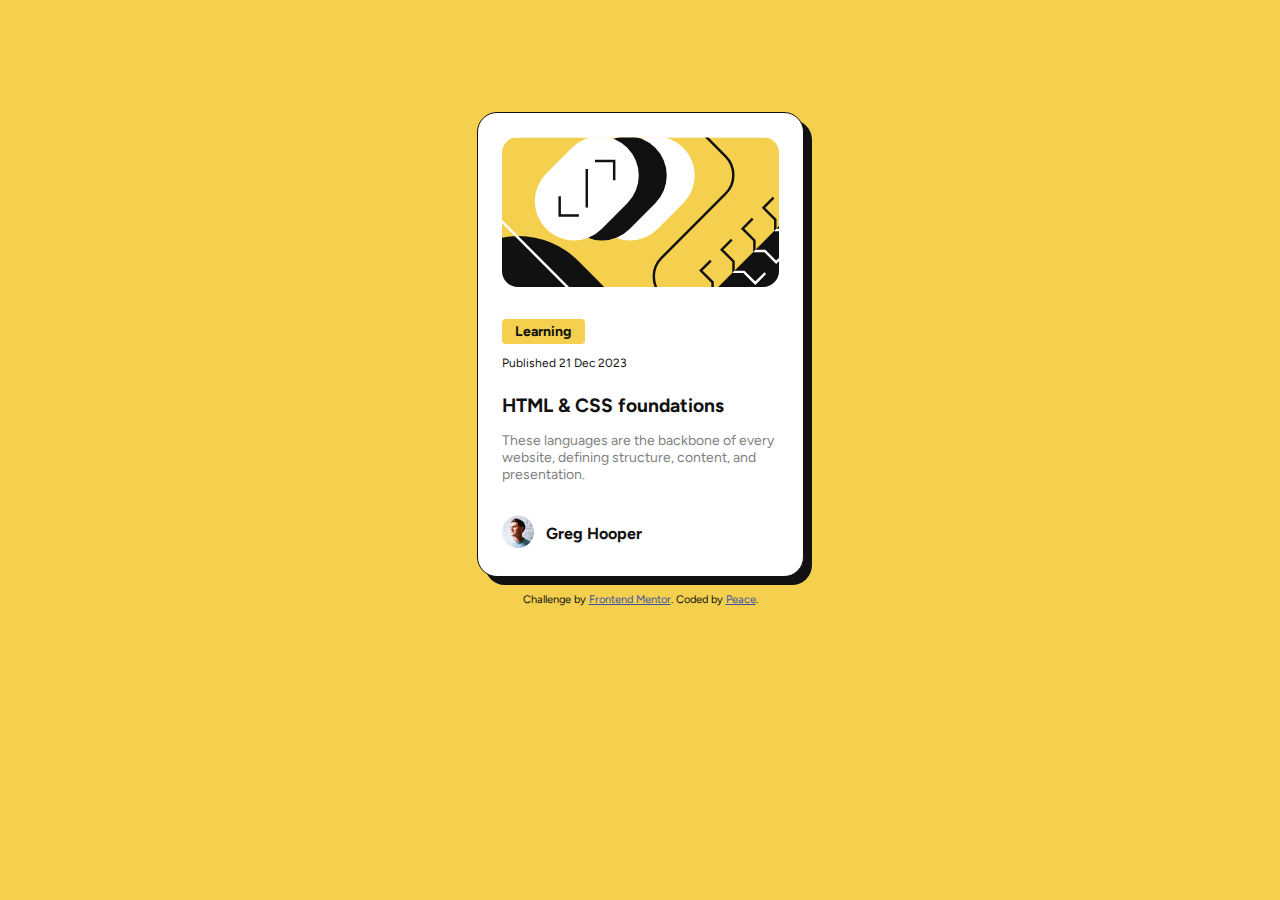
<file: blog-preview-card-main/index.html>
<!DOCTYPE html>
<html lang="en">
  <head>
    <meta charset="UTF-8" />
    <meta name="viewport" content="width=device-width, initial-scale=1.0" />
    <!-- displays site properly based on user's device -->

    <link
      rel="icon"
      type="image/png"
      sizes="32x32"
      href="./assets/images/favicon-32x32.png"
    />
    <link rel="stylesheet" href="style.css" />
    <title>Blog preview card</title>
    <link rel="preconnect" href="https://fonts.googleapis.com" />
    <link rel="preconnect" href="https://fonts.gstatic.com" crossorigin />
    <link
      href="https://fonts.googleapis.com/css2?family=Figtree:ital,wght@0,300..900;1,300..900&display=swap"
      rel="stylesheet"
    />
    <!-- Feel free to remove these styles or customise in your own stylesheet 👍 -->
    <style>
      .attribution {
        font-size: 11px;
        text-align: center;
      }
      .attribution a {
        color: hsl(228, 45%, 44%);
      }
    </style>
  </head>
  <body>
    <div class="container">
      <div class="img-container">
        <img
          src="assets/images/illustration-article.svg"
          alt="article illustration"
        />
      </div>

      <div class="content">
        <div class="tag">
          <p><strong>Learning</strong></p>
        </div>

        <p class="metadata">Published 21 Dec 2023</p>

        <h1><a href="">HTML & CSS foundations</a></h1>

        <p class="description">
          These languages are the backbone of every website, defining structure,
          content, and presentation.
        </p>
      </div>
      <div class="author">
        <div class="avatar-container">
          <img src="assets/images/image-avatar.webp" />
        </div>
        <h4>Greg Hooper</h4>
      </div>
    </div>
    <div class="attribution">
      Challenge by
      <a href="https://www.frontendmentor.io?ref=challenge" target="_blank"
        >Frontend Mentor</a
      >. Coded by <a href="#">Peace</a>.
    </div>
  </body>
</html>
</file>
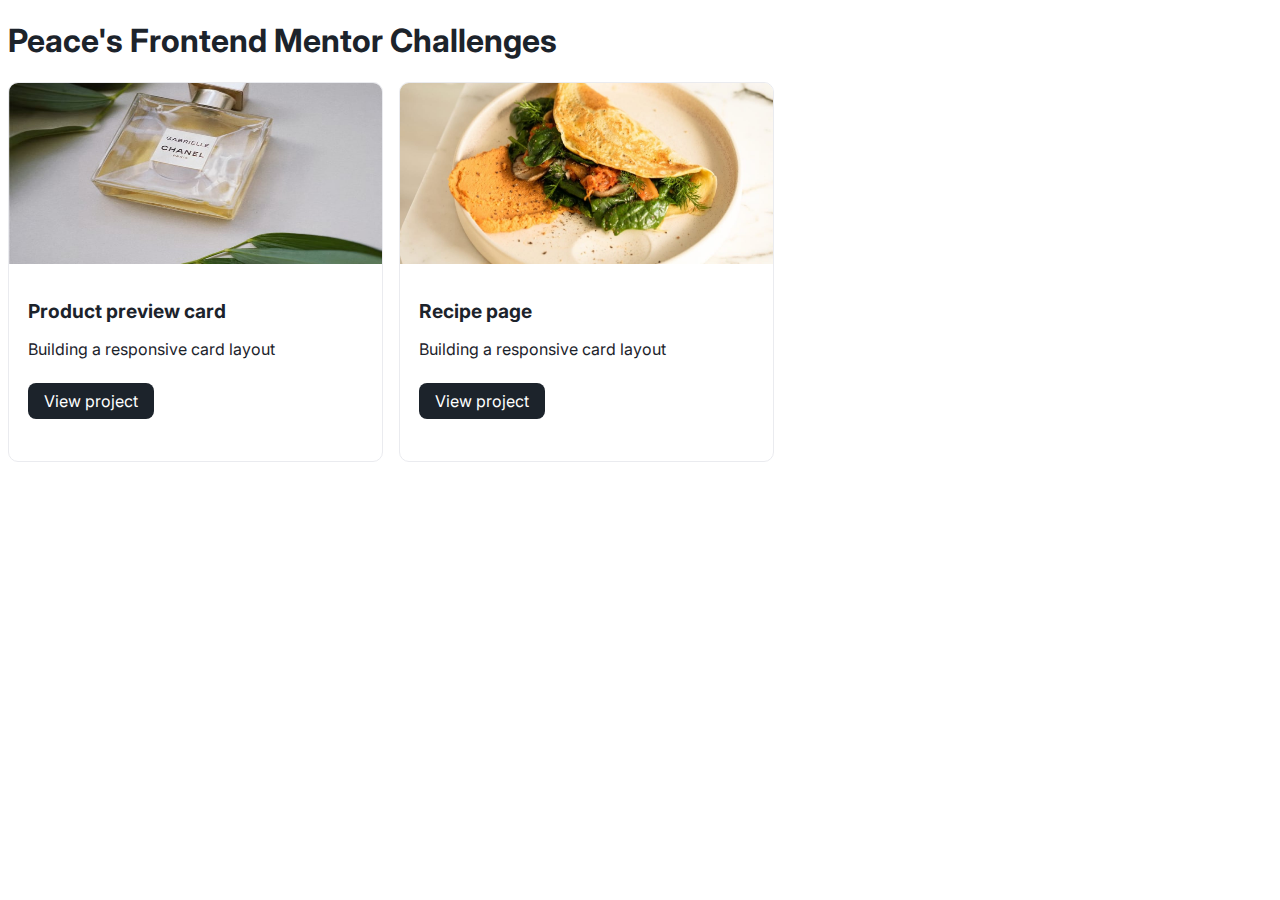
<file: docs/index.html>
<!DOCTYPE html>
<html lang="en">
  <head>
    <meta charset="UTF-8" />
    <meta name="viewport" content="width=device-width, initial-scale=1.0" />
    <link href="style.css" rel="stylesheet" />
    <link rel="preconnect" href="https://fonts.googleapis.com" />
    <link rel="preconnect" href="https://fonts.gstatic.com" crossorigin />
    <link
      href="https://fonts.googleapis.com/css2?family=Inter:wght@400;500&display=swap"
      rel="stylesheet"
    />
    <title>Peace's Frontend Mentor Challenges</title>
  </head>
  <body>
    <h1>Peace's Frontend Mentor Challenges</h1>
    <div class="content">
    <article>
      <div class="project-img">
        <img src="../Product preview card component/images/image-product-mobile.jpg">
      </div>
      <div class="description">
        <h2>Product preview card</h2>
        <p>Building a responsive card layout</p>
        <a class="button" href="../Product preview card component/index.html">View project</a>
      </div>
    </article>

    <article>
        <div class="project-img">
          <img src="../Recipe Page/assets/images/image-omelette.jpeg">
        </div>
        <div class="description">
          <h2>Recipe page</h2>
          <p>Building a responsive card layout</p>
          <a class="button" href="../Recipe Page/index.html">View project</a>
        </div>
      </article>
    </div>
  </body>
</html>
</file>
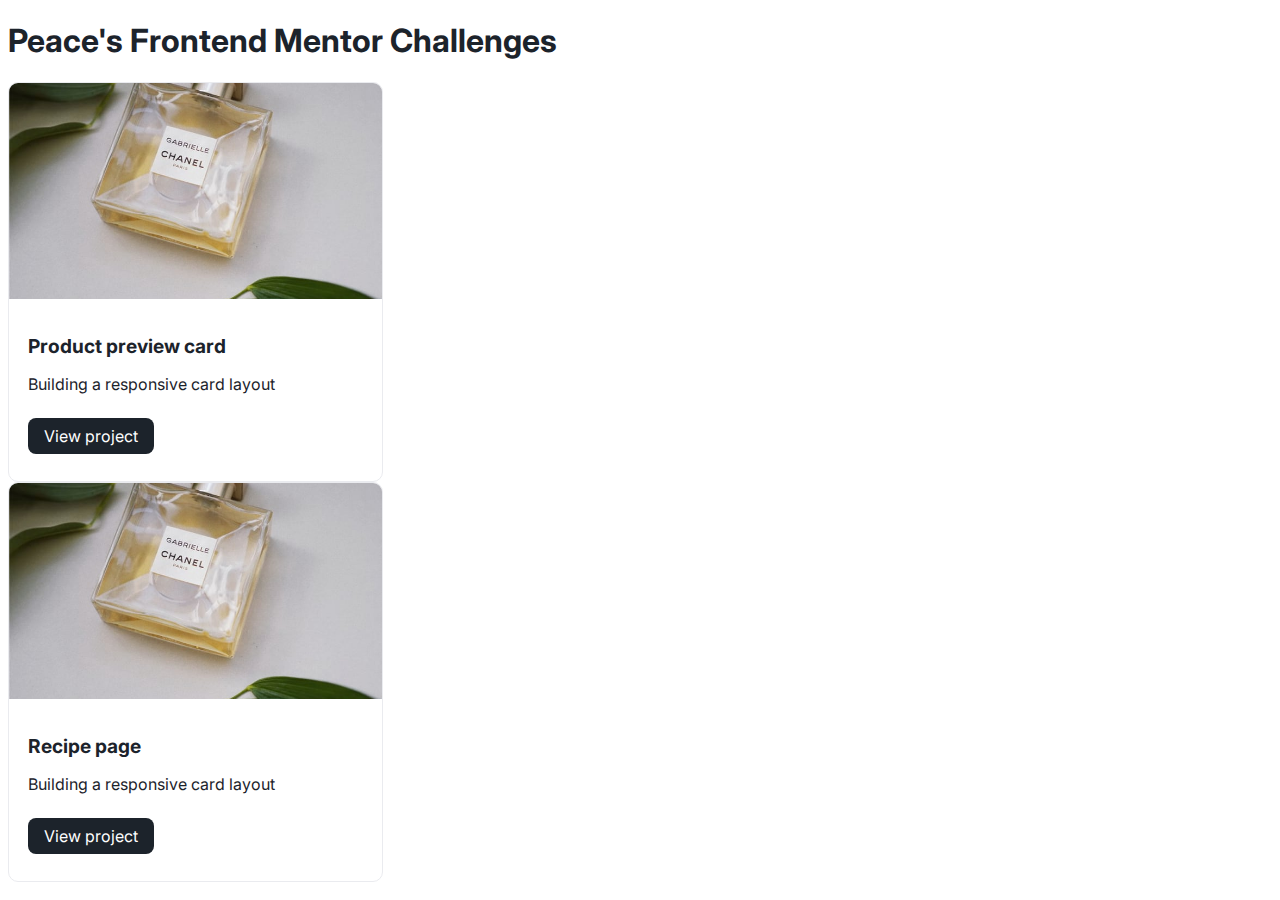
<file: Homepage-solutions/index.html>
<!DOCTYPE html>
<html lang="en">
  <head>
    <meta charset="UTF-8" />
    <meta name="viewport" content="width=device-width, initial-scale=1.0" />
    <link href="style.css" rel="stylesheet" />
    <link rel="preconnect" href="https://fonts.googleapis.com" />
    <link rel="preconnect" href="https://fonts.gstatic.com" crossorigin />
    <link
      href="https://fonts.googleapis.com/css2?family=Inter:wght@400;500&display=swap"
      rel="stylesheet"
    />
    <title>Peace's Frontend Mentor Challenges</title>
  </head>
  <body>
    <h1>Peace's Frontend Mentor Challenges</h1>
    <article>
      <div class="project-img"></div>
      <div class="description">
        <h2>Product preview card</h2>
        <p>Building a responsive card layout</p>
        <a class="button" href="Product preview card component/index.html">View project</a>
      </div>
    </article>

    <article>
        <div class="project-img"></div>
        <div class="description">
          <h2>Recipe page</h2>
          <p>Building a responsive card layout</p>
          <a class="button" href="Product preview card component/index.html">View project</a>
        </div>
      </article>

  </body>
</html>
</file>
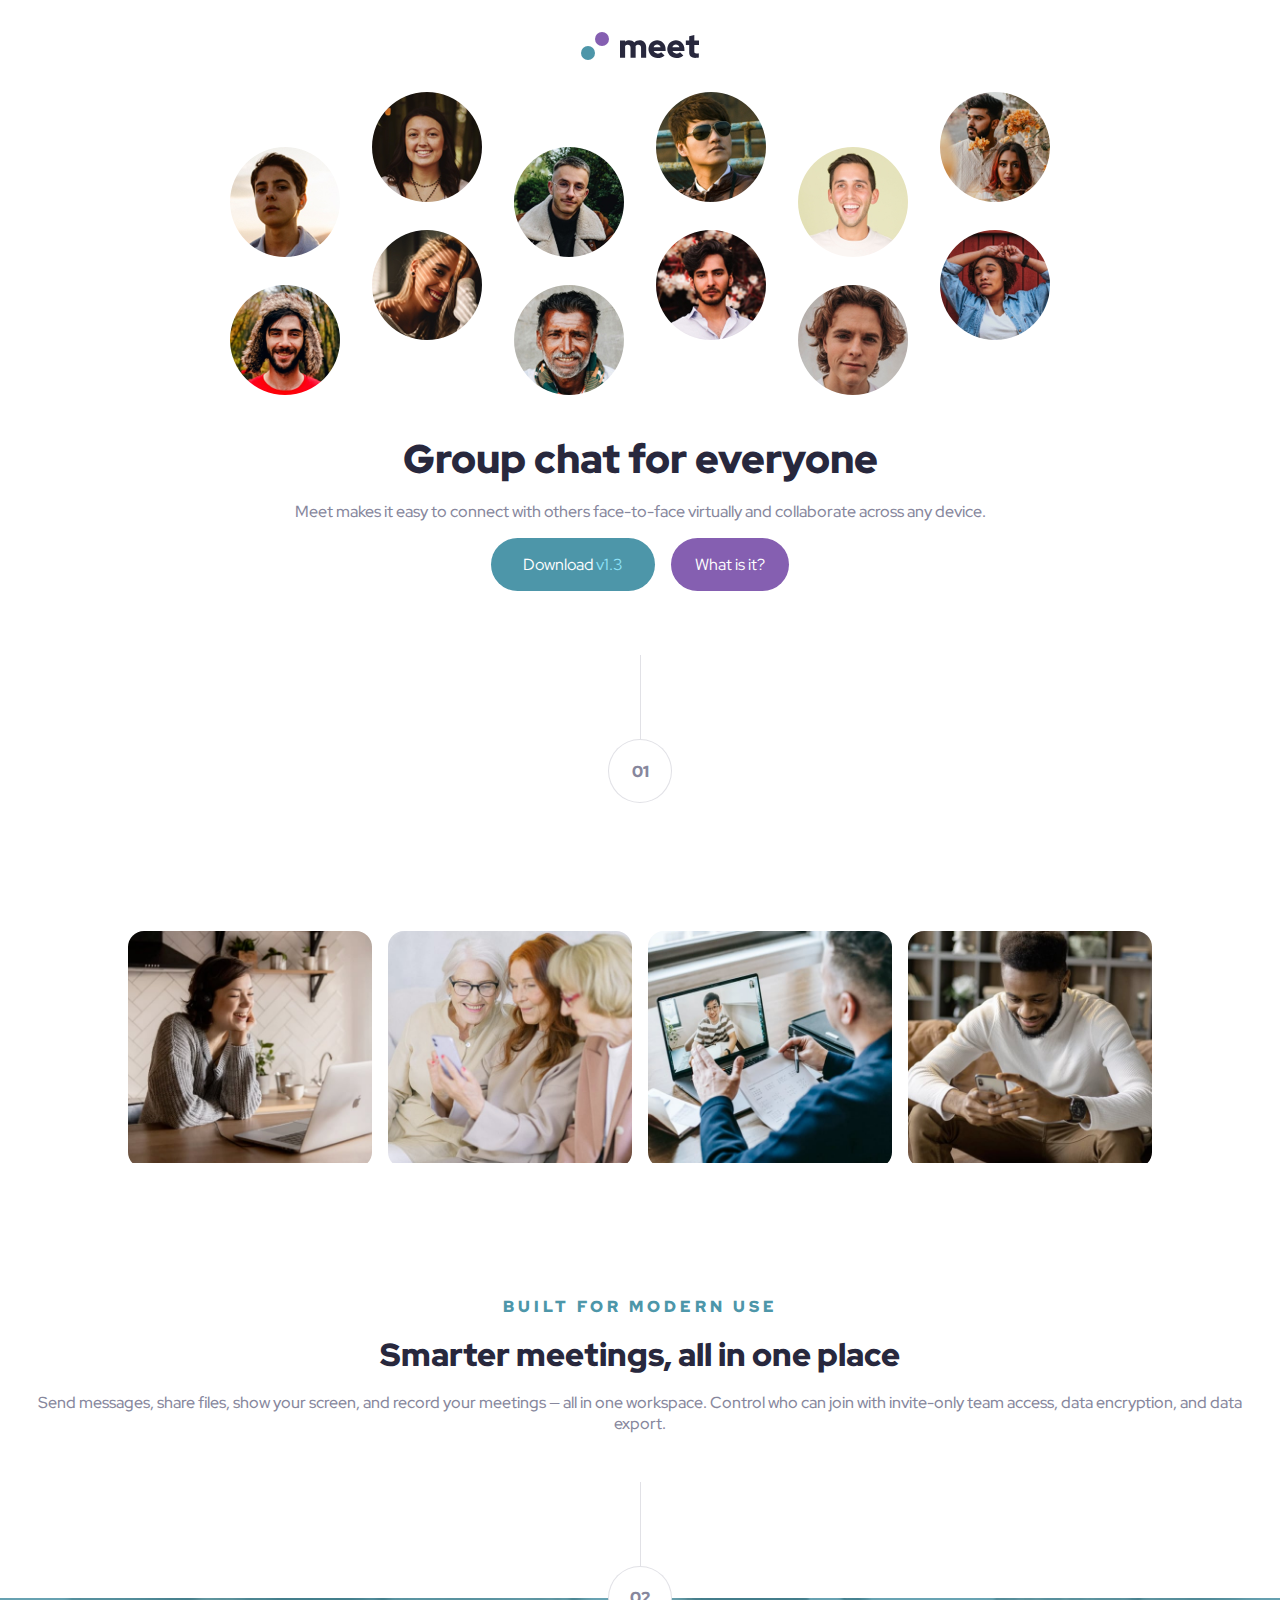
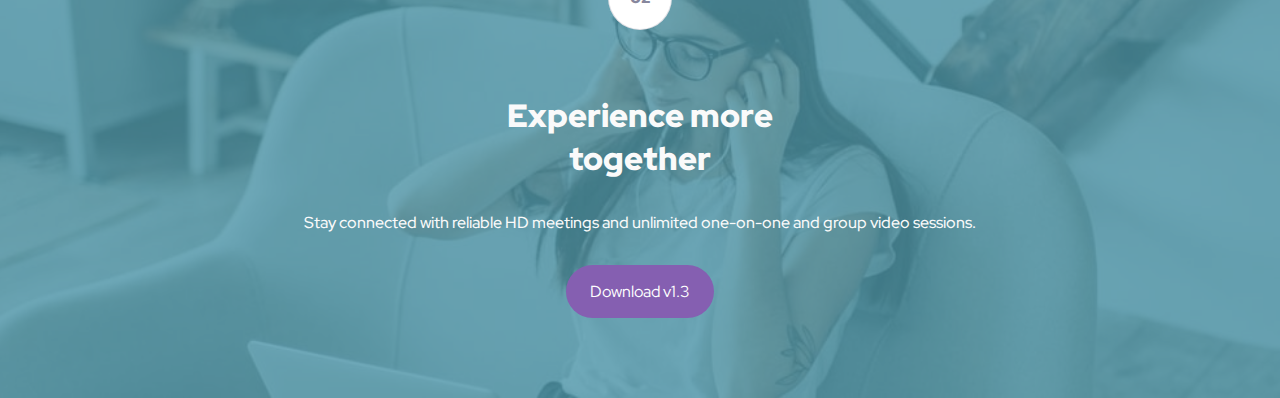
<file: Meet Landing Page/index.html>
<!DOCTYPE html>
<html lang="en">
  <head>
    <meta charset="UTF-8" />
    <meta name="viewport" content="width=device-width, initial-scale=1.0" />

    <link
      rel="icon"
      type="image/png"
      sizes="32x32"
      href="./assets/favicon-32x32.png"
    />
    <link rel="stylesheet" href="style.css" />
    <link rel="preconnect" href="https://fonts.googleapis.com" />
    <link rel="preconnect" href="https://fonts.gstatic.com" crossorigin />
    <link
      href="https://fonts.googleapis.com/css2?family=Red+Hat+Display:wght@500;900&display=swap"
      rel="stylesheet"
    />
    <title>Meet landing page</title>
  </head>
  <body>
    <section id="hero">
      <div class="logo">
        <img src="assets/logo.svg" alt="Meet logo" />
      </div>
      <div class="hero-img">
        <img src="assets/tablet/image-hero.png" alt="hero image" />
      </div>
      <h1>Group chat for everyone</h1>
      <p>
        Meet makes it easy to connect with others face-to-face virtually and
        collaborate across any device.
      </p>
      <div class="buttons-container">
        <a href="" class="button primary"
          >Download <span class="version">v1.3</span></a
        >
        <a href="" class="button secondary">What is it?</a>
      </div>
    </section>

    <section id="section-1">
      <div class="divider"></div>
      <div class="section-number"><p>01</p></div>
      <div class="images">
        <div class="image-container">
          <img
            src="assets/desktop/image-woman-in-videocall.jpg"
            alt="woman in video call"
          />
        </div>
        <div class="image-container">
          <img
            src="assets/desktop/image-women-videochatting.jpg"
            alt="women in video call"
          />
        </div>
        <div class="image-container">
          <img
            src="assets/desktop/image-men-in-meeting.jpg"
            alt="men in video call"
          />
        </div>
        <div class="image-container">
          <img src="assets/desktop/image-man-texting.jpg" alt="man texting" />
        </div>
      </div>

      <p class="overline">Built for modern use</p>

      <h2>Smarter meetings, all in one place</h2>

      <p>
        Send messages, share files, show your screen, and record your meetings —
        all in one workspace. Control who can join with invite-only team access,
        data encryption, and data export.
      </p>
    </section>

    <div class="ending">
      <div class="divison">
        <div class="divider"></div>
        <div class="section-number second"><p>02</p></div>
      </div>

      <footer>
        <div class="overlay">
          <div class="footer-content">
            <h2>Experience more<br />together</h2>
            <p>
              Stay connected with reliable HD meetings and unlimited one-on-one
              and group video sessions.
            </p>
            <a href="" class="button secondary">Download v1.3</a>
          </div>
        </div>
      </footer>
    </div>
  </body>
</html>
</file>
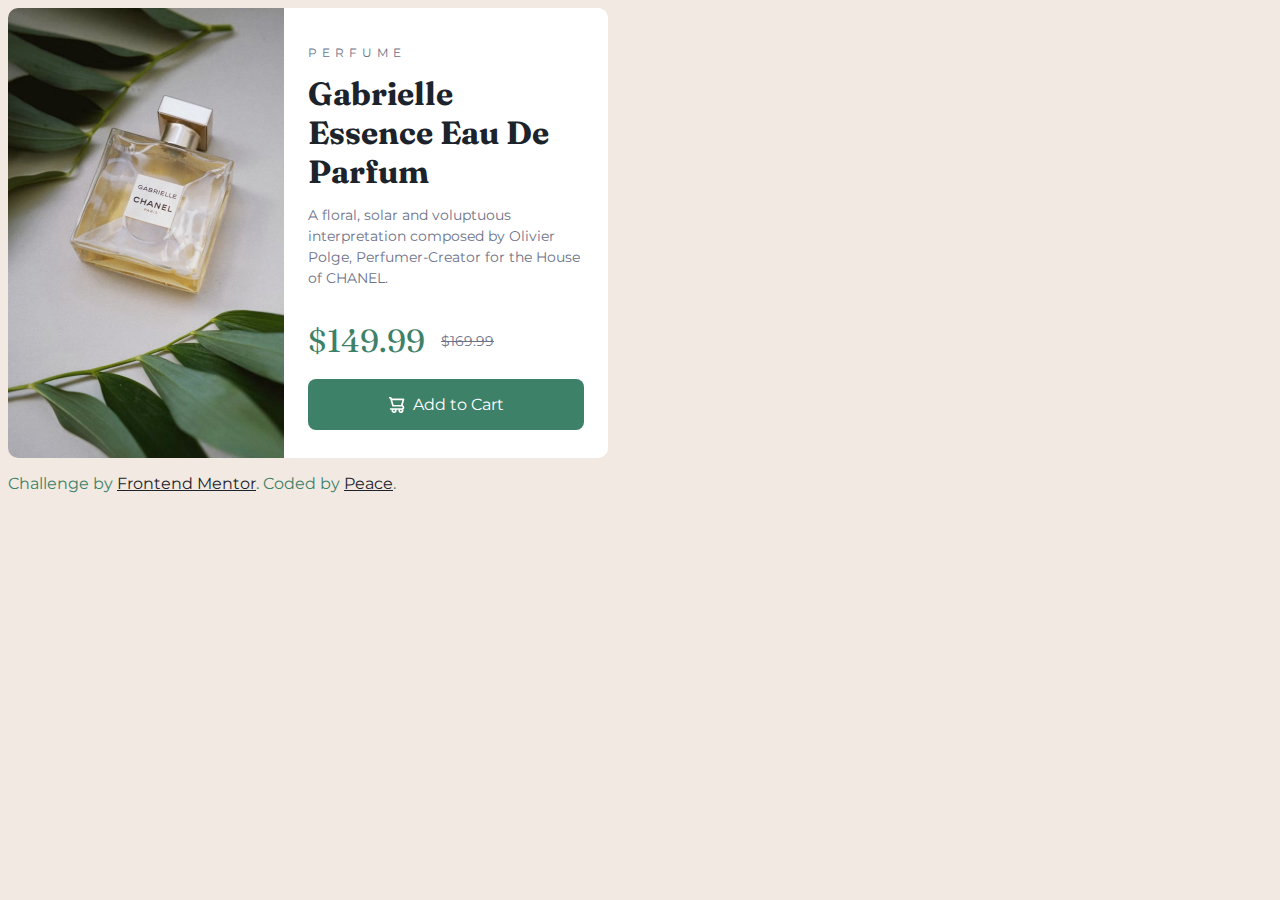
<file: Product preview card component/index.html>
<!DOCTYPE html>
<html lang="en">
  <head>
    <meta charset="UTF-8" />
    <meta name="viewport" content="width=device-width, initial-scale=1.0" />
    <!-- displays site properly based on user's device -->
    <link
      rel="icon"
      type="image/png"
      sizes="32x32"
      href="./images/favicon-32x32.png"
    />
    <link href="style.css" rel="stylesheet" />
    <link rel="preconnect" href="https://fonts.googleapis.com" />
    <link rel="preconnect" href="https://fonts.gstatic.com" crossorigin />
    <link
      href="https://fonts.googleapis.com/css2?family=Fraunces:opsz,wght@9..144,700&display=swap"
      rel="stylesheet"
    />
    <link rel="preconnect" href="https://fonts.googleapis.com" />
    <link rel="preconnect" href="https://fonts.gstatic.com" crossorigin />
    <link
      href="https://fonts.googleapis.com/css2?family=Fraunces:opsz,wght@9..144,700&family=Montserrat:wght@500;700&display=swap"
      rel="stylesheet"
    />
    <title>Product preview card component</title>
  </head>
  <body>
    
    <div class="container">
      <div class="productimg">
        <!-- 
          Tried using the image without a class before adding it into a container
          <img
          src="images/image-product-desktop.jpg"
          alt="picture of perfume"
        /> -->
      </div>
      <div class="description">
        <p class="overline">Perfume</p>

        <h1>Gabrielle Essence Eau De Parfum</h1>

        <p>
          A floral, solar and voluptuous interpretation composed by Olivier
          Polge, Perfumer-Creator for the House of CHANEL.
        </p>

        <div class="price">
          <p><span class="newprice">$149.99</span></p>
          <p><span class="sale">$169.99</span></p>
        </div>

        <a href="" class="button">
          <img src="images/icon-cart.svg" />
          <span class="text">Add to Cart</span>
        </a>
      </div>
    </div>

    <div class="attribution">
      Challenge by
      <a href="https://www.frontendmentor.io?ref=challenge" target="_blank"
        >Frontend Mentor</a
      >. Coded by <a href="#">Peace</a>.
    </div>
  </body>
</html>
</file>
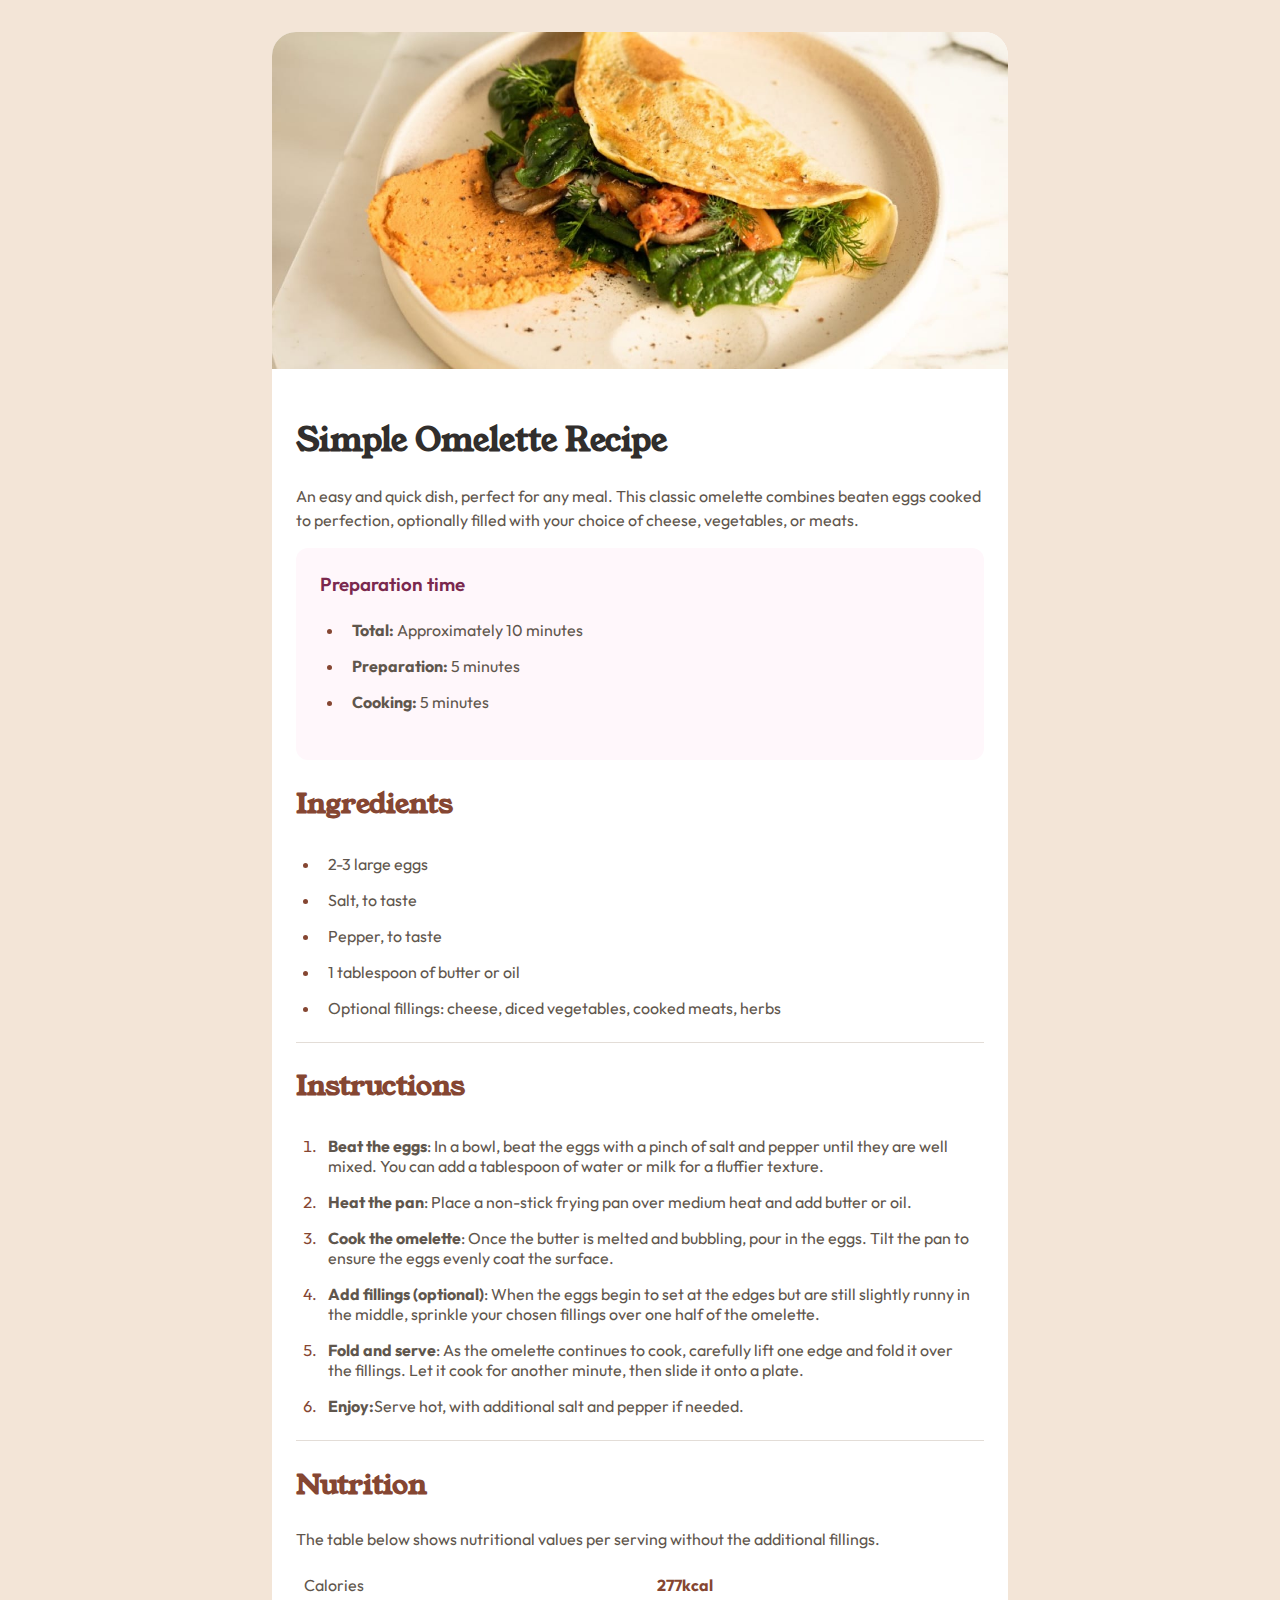
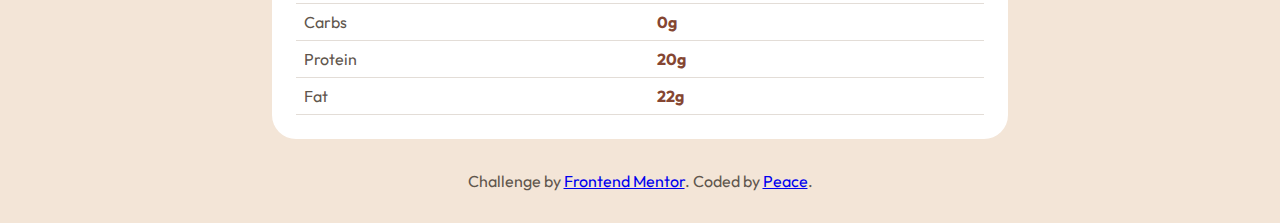
<file: Recipe Page/index.html>
<!DOCTYPE html>
<html lang="en">
  <head>
    <meta charset="UTF-8" />
    <meta name="viewport" content="width=device-width, initial-scale=1.0" />
    <!-- displays site properly based on user's device -->

    <link
      rel="icon"
      type="image/png"
      sizes="32x32"
      href="./assets/images/favicon-32x32.png"
    />
    <link rel="stylesheet" href="style.css" />
    <title>Recipe page</title>

  </head>
  <body>
    <div class="card">
    <div class="image-container">
    <img src="assets/images/image-omelette.jpeg" alt="image of the meal" />
  </div>
    <div class="content">
    <h1>Simple Omelette Recipe</h1>
    <p>
      An easy and quick dish, perfect for any meal. This classic omelette
      combines beaten eggs cooked to perfection, optionally filled with your
      choice of cheese, vegetables, or meats.
    </p>

    <section class="callout">
      <h3>Preparation time</h3>
      <ul>
        <li><span class="bold-text">Total: </span>Approximately 10 minutes</li>
        <li><span class="bold-text">Preparation: </span>5 minutes</li>
        <li><span class="bold-text">Cooking: </span>5 minutes</li>
      </ul>
    </section>

    <section class="ingredients">
      <h2>Ingredients</h2>
      <ul>
        <li>2-3 large eggs</li>
        <li>Salt, to taste</li>
        <li>Pepper, to taste</li>
        <li>1 tablespoon of butter or oil</li>
        <li>
          Optional fillings: cheese, diced vegetables, cooked meats, herbs
        </li>
      </ul>
    </section>
    <div class="divider"></div>
    <section class="instructions">
      <h2>Instructions</h2>
      <ol>
        <li>
          <span class="bold-text">Beat the eggs</span>: In a bowl, beat the eggs
          with a pinch of salt and pepper until they are well mixed. You can add
          a tablespoon of water or milk for a fluffier texture.
        </li>
        <li>
          <span class="bold-text">Heat the pan</span>: Place a non-stick frying
          pan over medium heat and add butter or oil.
        </li>

        <li>
          <span class="bold-text">Cook the omelette</span>: Once the butter is
          melted and bubbling, pour in the eggs. Tilt the pan to ensure the eggs
          evenly coat the surface.
        </li>

        <li>
          <span class="bold-text">Add fillings (optional)</span>: When the eggs
          begin to set at the edges but are still slightly runny in the middle,
          sprinkle your chosen fillings over one half of the omelette.
        </li>

        <li>
          <span class="bold-text">Fold and serve</span>: As the omelette
          continues to cook, carefully lift one edge and fold it over the
          fillings. Let it cook for another minute, then slide it onto a plate.
        </li>

        <li>
          <span class="bold-text">Enjoy:</span>Serve hot, with additional salt
          and pepper if needed.
        </li>
      </ol>
    </section>
    <div class="divider"></div>

    <section class="nutrition">
      <h2>Nutrition</h2>
      <p>
        The table below shows nutritional values per serving without the
        additional fillings.
      </p>

      <table>
        <tr>
          <th>Calories</th>
          <td>277kcal</td>
        </tr>

        <tr>
          <th>Carbs</th>
          <td>0g</td>
        </tr>

        <tr>
          <th>Protein</th>
          <td>20g</td>
        </tr>

        <tr>
          <th>Fat</th>
          <td>22g</td>
        </tr>
      </table>
    </section>
  </div>
</div>



    <div class="attribution">
      Challenge by
      <a href="https://www.frontendmentor.io?ref=challenge" target="_blank"
        >Frontend Mentor</a
      >. Coded by <a href="#">Peace</a>.
    </div>
  </body>
</html>
</file>
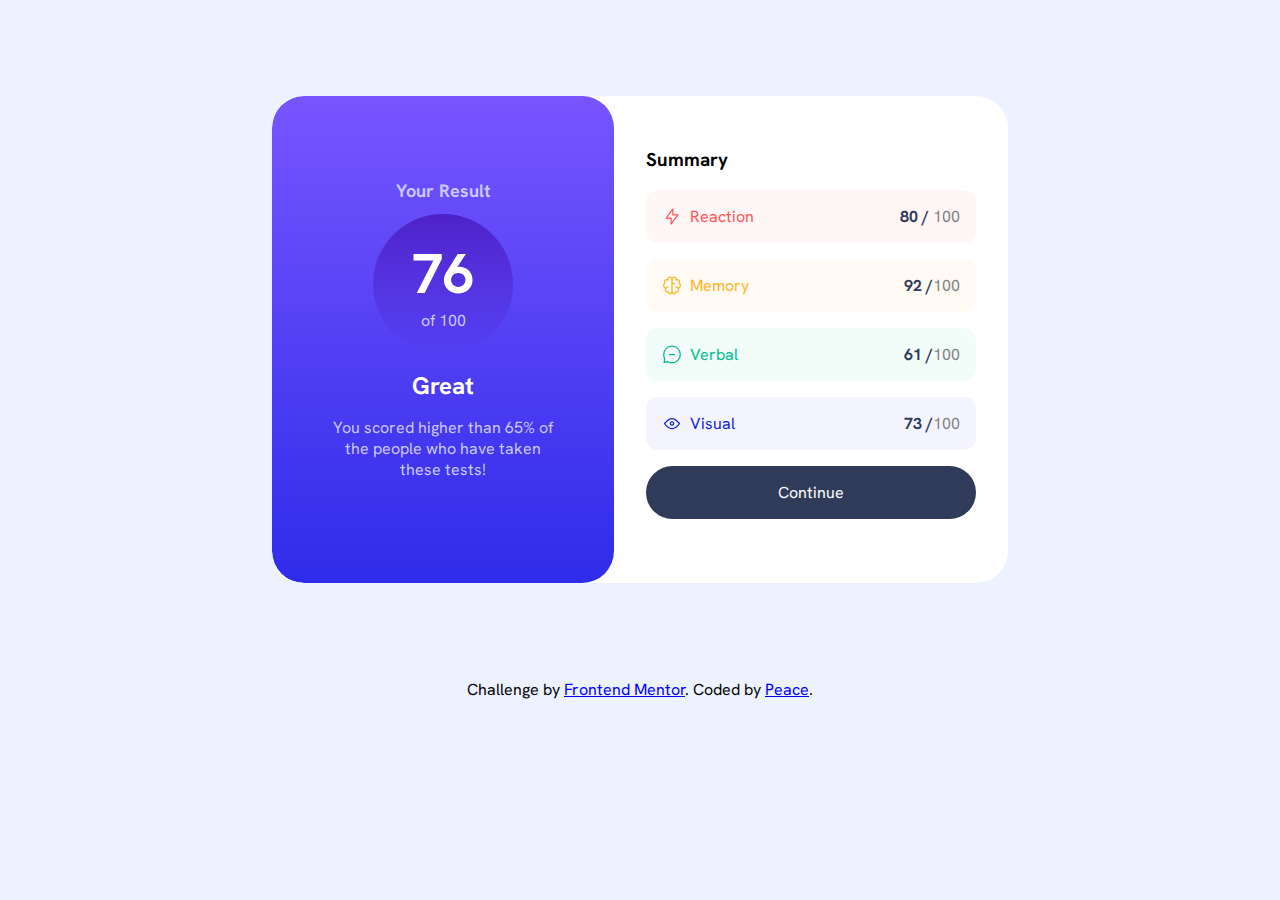
<file: Results Summary Component/index.html>
<!DOCTYPE html>
<html lang="en">
  <head>
    <meta charset="UTF-8" />
    <meta name="viewport" content="width=device-width, initial-scale=1.0" />
    <!-- displays site properly based on user's device -->

    <link
      rel="icon"
      type="image/png"
      sizes="32x32"
      href="./assets/images/favicon-32x32.png"
    />
    <link rel="stylesheet" href="style.css" />

    <title>Results summary component</title>
  </head>
  <body>
    <div class="container">
      <div class="blue-bg">
        <h1>Your Result</h1>
        <div class="score-circle">
          <p class="score">76</p>
          <p class="score-whole">of 100</p>
        </div>

        <h2>Great</h2>
        <p>
          You scored higher than 65% of the people who have taken these tests!
        </p>
      </div>

      <div class="content-desc">
        <h3>Summary</h3>

        <div class="grades reaction">
          <div class="icon-desc">
            <img src="assets/images/icon-reaction.svg" class="tiny-icons" />
            <p>Reaction</p>
          </div>

          <p><span class="bold">80 / </span><span class="whole">100</span></p>
        </div>

        <div class="grades memory">
          <div class="icon-desc">
          <img src="assets/images/icon-memory.svg" class="tiny-icons" />
          <p>
            Memory
          </p>
          </div>
          <p><span class="bold">92 /</span><span class="whole">100</span></p>
        </div>

        <div class="grades verbal">
          <div class="icon-desc">
          <img src="assets/images/icon-verbal.svg" class="tiny-icons" />
          <p>
            Verbal
          </p>
          </div>
          <p><span class="bold">61 /</span><span class="whole">100</span></p>
        </div>

        <div class="grades visual">
          <div class="icon-desc">
          <img src="assets/images/icon-visual.svg" class="tiny-icons" />
          <p>
            Visual
          </p>
          </div>
          
          <p><span class="bold">73 /</span><span class="whole">100</span></p>
        </div>

        <a href="" class="button">Continue</a>
      </div>
    </div>

    <div class="attribution">
      Challenge by
      <a href="https://www.frontendmentor.io?ref=challenge" target="_blank"
        >Frontend Mentor</a
      >. Coded by <a href="#">Peace</a>.
    </div>
  </body>
</html>
</file>
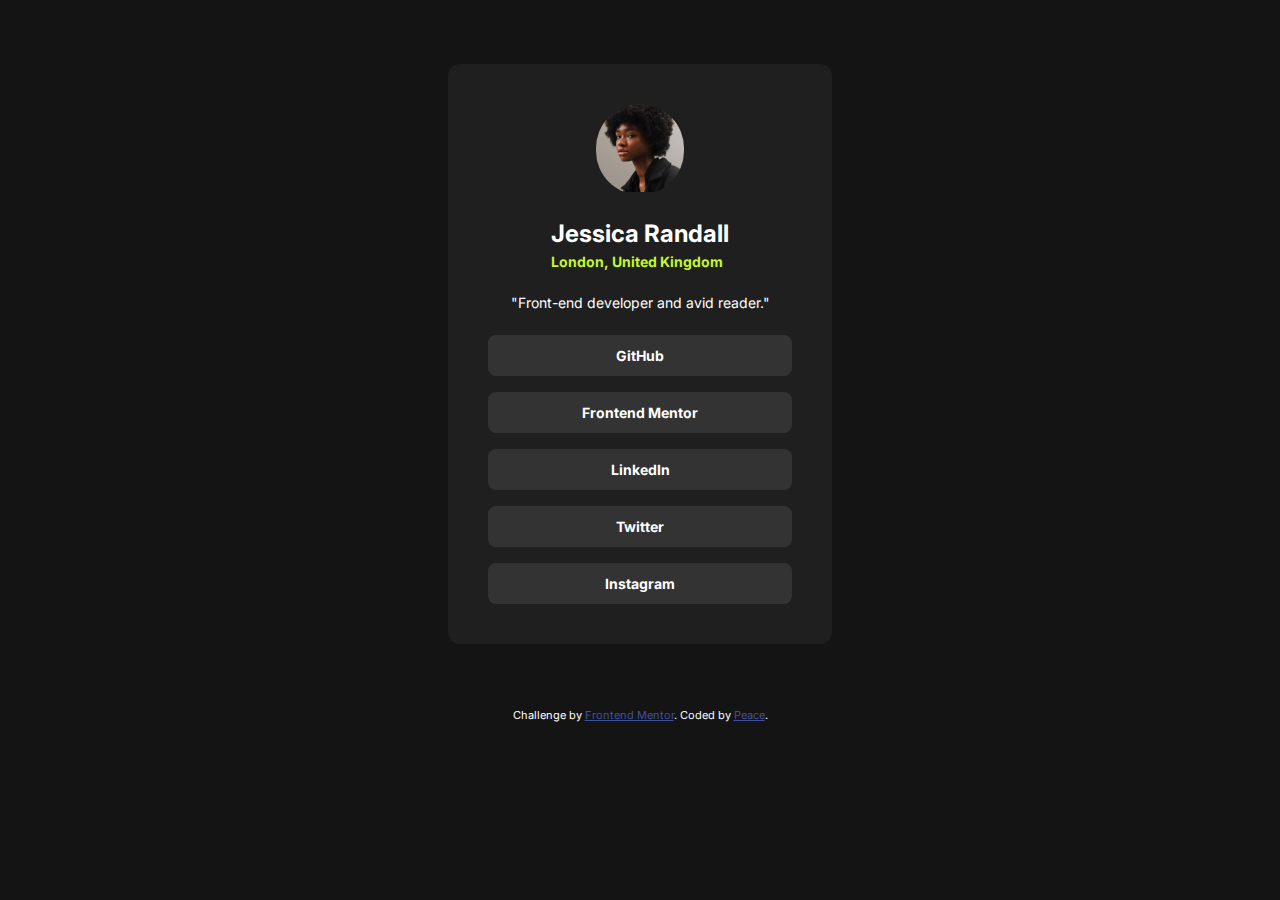
<file: social-links-profile-main/index.html>
<!DOCTYPE html>
<html lang="en">
  <head>
    <meta charset="UTF-8" />
    <meta name="viewport" content="width=device-width, initial-scale=1.0" />
    <!-- displays site properly based on user's device -->

    <link
      rel="icon"
      type="image/png"
      sizes="32x32"
      href="./assets/images/favicon-32x32.png"
    />
    <link rel="stylesheet" href="style.css" />
    <link rel="preconnect" href="https://fonts.googleapis.com" />
    <link rel="preconnect" href="https://fonts.gstatic.com" crossorigin />
    <link
      href="https://fonts.googleapis.com/css2?family=Figtree:ital,wght@0,300..900;1,300..900&family=Inter:wght@100..900&display=swap"
      rel="stylesheet"
    />
    <title>Social links profile</title>

    <!-- Feel free to remove these styles or customise in your own stylesheet 👍 -->
    <style>
      .attribution {
        font-size: 11px;
        text-align: center;
      }
      .attribution a {
        color: hsl(228, 45%, 44%);
      }
    </style>
  </head>
  <body>
    <div class="card">
      <div class="avatar">
        <img src="assets/images/avatar-jessica.jpeg" alt="profile picture" />
      </div>

      <div class="name-location">
        <h1>Jessica Randall</h1>
        <p class="location">London, United Kingdom</p>
      </div>

      <p>"Front-end developer and avid reader."</p>

      <div class="buttons">
        <a href="" class="button">GitHub</a>
        <a href="" class="button"> Frontend Mentor</a>
        <a href="" class="button">LinkedIn</a>
        <a href="" class="button">Twitter</a>
        <a href="" class="button">Instagram</a>
      </div>
    </div>
    <div class="attribution">
      Challenge by
      <a href="https://www.frontendmentor.io?ref=challenge" target="_blank"
        >Frontend Mentor</a
      >. Coded by <a href="#">Peace</a>.
    </div>
  </body>
</html>
</file>
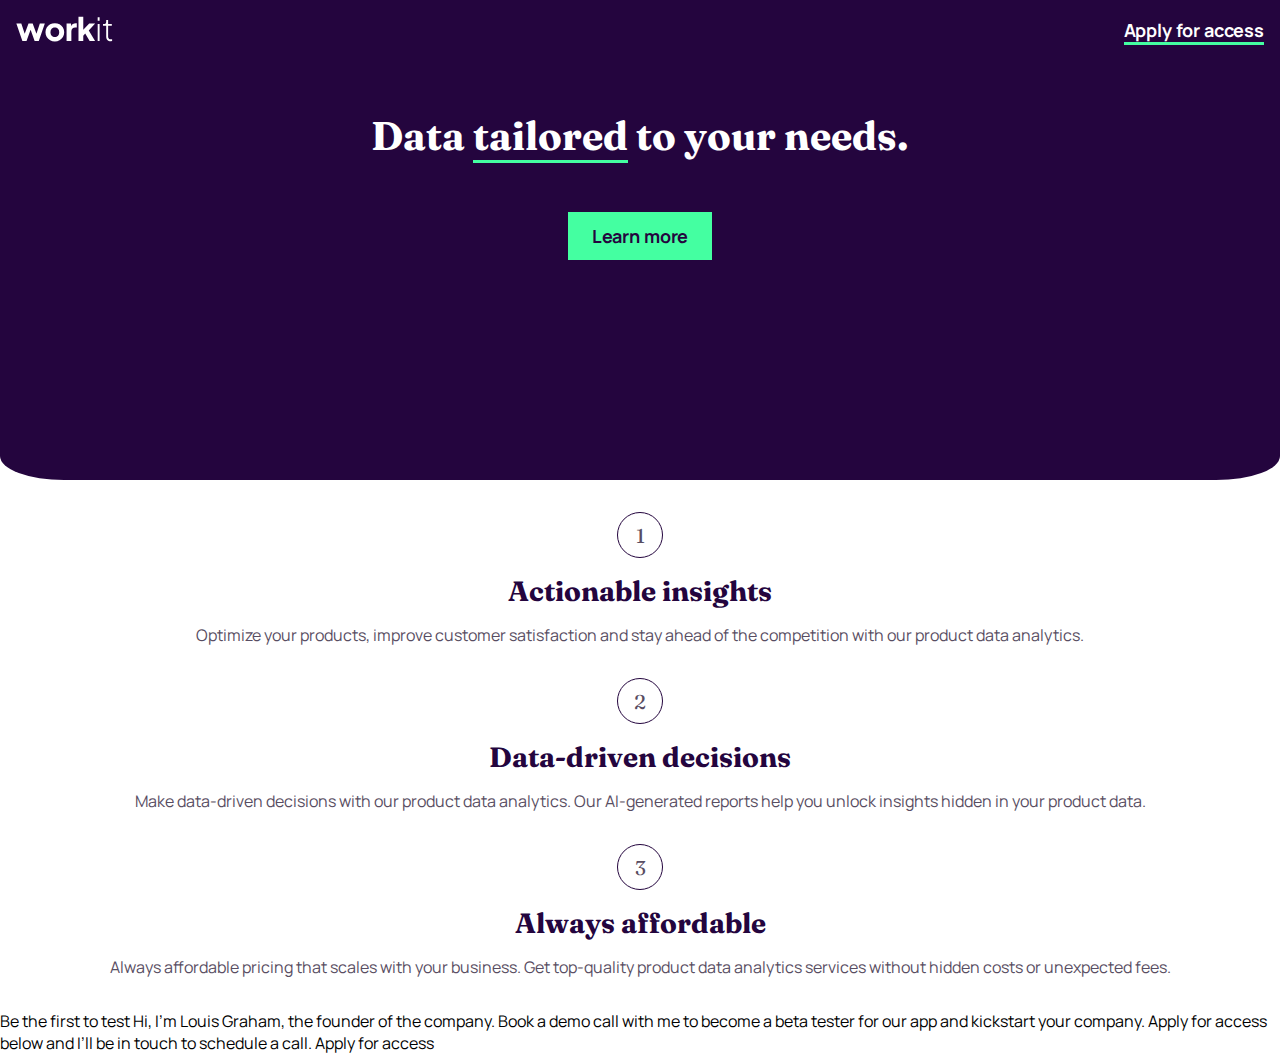
<file: workit-landing-page/index.html>
<!DOCTYPE html>
<html lang="en">
  <head>
    <meta charset="UTF-8" />
    <meta name="viewport" content="width=device-width, initial-scale=1.0" />

    <link
      rel="icon"
      type="image/png"
      sizes="32x32"
      href="./assets/images/favicon-32x32.png"
    />
    <link rel="preconnect" href="https://fonts.googleapis.com" />
    <link rel="preconnect" href="https://fonts.gstatic.com" crossorigin />
    <link
      href="https://fonts.googleapis.com/css2?family=Fraunces:ital,opsz,wght@0,9..144,100..900;1,9..144,100..900&family=Manrope:wght@200..800&display=swap"
      rel="stylesheet"
    />

    <link rel="stylesheet" href="style.css" />
    <title>Frontend Mentor | Workit landing page</title>
  </head>
  <body>
    <section id="hero">
      <nav>
        <div class="img-container">
          <img src="assets/images/logo-light.svg" alt="logo" />
        </div>
        <a href="" class="button secondary"> Apply for access </a>
      </nav>

      <h1>Data <span class="emphasis-text">tailored</span> to your needs.</h1>
      <a href="" class="button primary"> Learn more </a>
    </section>

    <section id="value-props">
      <div class="benefits">
        <div class="number"><p>1</p></div>
        <h2>Actionable insights</h2>
        <p>
          Optimize your products, improve customer satisfaction and stay ahead
          of the competition with our product data analytics.
        </p>
      </div>

      <div class="benefits">
        <div class="number"><p>2</p></div>
        <h2>Data-driven decisions</h2>
        <p>
          Make data-driven decisions with our product data analytics. Our
          AI-generated reports help you unlock insights hidden in your product
          data.
        </p>
      </div>

      <div class="benefits">
        <div class="number"><p>3</p></div>
        <h2>Always affordable</h2>
        <p>
          Always affordable pricing that scales with your business. Get
          top-quality product data analytics services without hidden costs or
          unexpected fees.
        </p>
      </div>
    </section>

    <section id="founder-msg">

    Be the first to test Hi, I'm Louis Graham, the founder of the company. Book
    a demo call with me to become a beta tester for our app and kickstart your
    company. Apply for access below and I’ll be in touch to schedule a call.
    Apply for access
    </section>
  </body>
</html>
</file>
<file: blog-preview-card-main/style.css>
:root {
  --yellow: #f4d04e;
  --pure-white: #ffffff;
  --black: #111111;
  --gray: #7f7f7f;
  --sans: "Figtree", sans-serif;
}

html {
  box-sizing: border-box;
}

*,
*::before,
*::after {
  box-sizing: inherit;
}

* {
  padding: 0;
  margin: 0;
}

body {
  background-color: var(--yellow);
  font-family: var(--sans);
  color: var(--black);
  padding-top: 6rem;
}

h1 a {
  font-size: 1.2rem;
  text-decoration: none;
  color: var(--black);
}

img {
  width: 100%;
}

p {
  font-size: 0.875rem;
}

a:hover {
    color: var(--yellow);
}

.container {
  margin: 1rem auto;
  background-color: var(--pure-white);
  border: 1px solid var(--black);
  padding: 1.5rem;
  width: 327px;
  display: flex;
  flex-direction: column;
  gap: 2rem;
  border-radius: 1.25rem;
  box-shadow: 8px 8px;
}

.img-container {
  border-radius: 1rem;
  overflow: hidden;
  height: 150px;
}

.tag {
  background-color: var(--yellow);
  padding: 0.25rem 0.625rem;
  display: flex;
  border-radius: 4px;
  width: 30%;
  justify-content: center;
}

.content {
  display: flex;
  flex-direction: column;
  gap: 0.75rem;
}

.metadata {
  font-size: 0.75rem;
  color: var(--black);
}

.description {
  color: var(--gray);
}

.author {
  display: flex;
  align-items: center;
  gap: 0.75rem;
}

.avatar-container {
  width: 2rem;
}
</file>
<file: docs/style.css>
/* Mobile */
:root {
  --lightgray: #EAEBEF;
  --cream: #f2eae2;
  --white: #ffffff;
  --purple: #8865EC;
  --gunmetal: #1c232b;
  --sans: "Inter", sans-serif;
}

html {
  box-sizing: border-box;
}

*,
*::before,
*::after {
  box-sizing: inherit;
}


body {
font-family: var(--sans);
font-size: 1rem;
color: var(--gunmetal);
}

h2{
    font-size: 1.2rem;
}

img {
  width: 100%;
  height: 100%;
}

p {
    margin: .5rem 0px 2rem 0px;
}

article {
  width: 375px;
  border-radius: 10px;
  display: flex;
  flex-direction: column;
  border: 1px solid var(--lightgray);
  height: 380px;
  padding-bottom: 1rem;
  overflow: hidden;
}

.project-img {
height: 50%;
overflow: hidden;
}

.description {
  padding: 1.2rem;
}

a.button {
    text-decoration: none;
    background-color: var(--gunmetal);
    color: var(--white);
    padding: .5rem 1rem;
    text-align: center;
    width: 100%;
    border-radius: 8px;
}

a.button:hover {
    background-color: var(--purple);
}

.content {
  display: flex;
  gap: 1rem;
}
</file>
<file: Homepage-solutions/style.css>
/* Mobile */
:root {
  --lightgray: #EAEBEF;
  --cream: #f2eae2;
  --white: #ffffff;
  --purple: #8865EC;
  --gunmetal: #1c232b;
  --sans: "Inter", sans-serif;
}

html {
  box-sizing: border-box;
}

*,
*::before,
*::after {
  box-sizing: inherit;
}


body {
font-family: var(--sans);
font-size: 1rem;
color: var(--gunmetal);
}

h2{
    font-size: 1.2rem;
}

img {
  width: 100%;
}

p {
    margin: .5rem 0px 2rem 0px;
}

article {
  width: 375px;
  border-radius: 10px;
  display: flex;
  flex-direction: column;
  overflow: hidden;
  border: 1px solid var(--lightgray);
  height: 400px;
  padding-bottom: 1rem;
}

.project-img {
  background-image: url("/Product preview card component/images/image-product-mobile.jpg");
  background-position: center;
  height: 300px;
  background-size: cover;
  display: block;
}

.description {
  padding: 1.2rem;
}

a.button {
    text-decoration: none;
    background-color: var(--gunmetal);
    color: var(--white);
    padding: .5rem 1rem;
    text-align: center;
    width: 100%;
    border-radius: 8px;
}

a.button:hover {
    background-color: var(--purple);
}
</file>
<file: Meet Landing Page/style.css>
:root {
  --mainblue: #4d96a9;
  --purple: #855fb1;
  --black: #28283d;
  --gray: #87879d;
  --lightgray: rgba(135, 135, 157, 0.25);
  --lightblue: #8fe3f9;
  --lightpurple: #d9b8ff;
  --white: #fafafa;
  --sans: "Red Hat Display", sans-serif;
}

html {
  box-sizing: border-box;
}

*,
*::before,
*::after {
  box-sizing: inherit;
}

* {
  margin: 0;
  padding: 0;
}

body {
  font-family: var(--sans);
  text-align: center;
}

img {
  max-width: 100%;
}

h1 {
  color: var(--black);
  font-size: 2.5rem;
  font-weight: 900;
}

h2 {
  color: var(--black);
  font-size: 2rem;
  font-weight: 900;
}

p {
  color: var(--gray);
  font-weight: 500;
  margin: 1rem 0;
}

.button {
  text-decoration: none;
  color: white;
  padding: 1rem 1.5rem;
  border-radius: 2rem;
}

.buttons-container {
  display: flex;
  flex-direction: column;
  gap: 1rem;
  align-items: center;
  justify-content: center;

}

.button.primary {
  background-color: var(--mainblue);
  padding: 1rem 2rem;
}

.version {
  color: var(--lightblue);
}

.button.secondary {
  background-color: var(--purple);
}

.button.primary:hover {
  background-color: var(--lightblue);
}

.button.secondary:hover {
  background-color: var(--lightpurple);
}

#hero {
  padding: 2rem;
  margin: 0 1.5rem;
}

.logo {
  width: 120px;
  height: 28px;
  margin: 0 auto;
}

.hero-img {
  margin: 2rem auto;
  overflow: hidden;
}

.images {
  display: grid;
  gap: 0;
  grid-template-columns: repeat(2, 1fr);
  gap: 1rem;
  margin: 2rem 0;
  padding: 3rem 0;
}

.image-container {
  border-radius: 1rem;
  overflow: hidden;
}

.divider {
  height: 84px;
  border-left: 1px solid var(--lightgray);
  width: 1px;
  margin: 0 auto;
}

#section-1 {
  padding: 2rem;
}
.section-number {
  border: 1px solid var(--lightgray);
  margin: 0 auto;
  width: 4rem;
  height: 4rem;
  padding: 1rem;
  border-radius: 3rem;
  display: flex;
  align-items: center;
  justify-content: center;
  background-color: white;
}

.section-number p {
  font-weight: 900;
}

/* Second section */
.overline {
  text-transform: uppercase;
  color: var(--mainblue);
  font-weight: 900;
  text-align: center;
  letter-spacing: 4px;
}

footer {
  background-image: url(assets/desktop/image-footer.jpg);
  background-position: center;
  background-size: cover;
  padding: 3rem;
  position: relative;
  width: 100%;
  height: 400px;
  z-index: 0;
}

.overlay {
  background-color: rgba(77, 150, 169, 0.8);
  position: absolute;
  top: 0;
  left: 0;
  height: 100%;
  width: 100%;
}

.footer-content {
  margin-top: 4rem;
  padding: 2rem;
  display: flex;
  align-items: center;
  flex-direction: column;
  justify-content: center;
  gap: 1rem;
}

.footer-content p,
.footer-content h2 {
  color: var(--white);
}

.ending {
  position: relative;
}

.divison {
  margin-bottom: -2rem;
  z-index: 1;
  position: relative;
}

@media (min-width: 768px){
    .buttons-container {
        flex-direction: row;
    }

    .images {
        grid-template-columns: repeat(4, 1fr);
    }
}



@media (min-width: 1024px){

    .images {
        padding: 6rem;
    }
}
</file>
<file: Product preview card component/style.css>
/* Mobile */
:root {
  --aurometal-saurus: #6c7289;
  --cream: #f2eae2;
  --white: #ffffff;
  --gunmetal: #1c232b;
  --deep-aquamarine: #3d8168;
  --deep-aquamarine-hover: #1a4032;
  --serif: "Fraunces", serif;
  --sans: "Montserrat", sans-serif;
}

html {
  box-sizing: border-box;
}

*,
*::before,
*::after {
  box-sizing: inherit;
}

body {
  background-color: var(--cream);
}

h1 {
  color: var(--gunmetal);
  font-family: var(--serif);
  margin: 0;
}

p {
  color: var(--aurometal-saurus);
  font-family: var(--sans);
  font-size: 0.875rem;
  line-height: 1.5;
}

img {
  width: 100%;
}

.attribution {
  font-family: var(--sans);
  color: var(--deep-aquamarine);
  margin: 1rem 0;
}

a {
  color: var(--gunmetal);
  }

  a:hover {
    color: white;
    
    }

.button {
  background-color: var(--deep-aquamarine);
  width: 100%;
  padding: 1rem;
  border-radius: 0.5rem;
  border: 0px;
  font-family: var(--sans);
  display: flex;
  justify-content: center;
  color: var(--white);
  text-decoration: none;
  gap: 0.5rem;
  align-items: center;
}

a.button:hover {
  background-color: var(--deep-aquamarine-hover);
}
.button img {
  width: 1rem;
  height: 1rem;
}

.container {
  width: 375px;
  background-color: var(--white);
  border-radius: 10px;
  display: flex;
  flex-direction: column;
  overflow: hidden;
}

.productimg {
  background-image: url("images/image-product-desktop.jpg");
  background-position: center;
  height: 300px;
  background-size: cover;
  display: block;
}

.description {
  margin: 1.5rem;
}

.overline {
  font-family: var(--sans);
  font-size: 0.75rem;
  letter-spacing: 0.3125rem;
  text-transform: uppercase;
  margin-bottom: 0.75rem;
}

.price {
  display: flex;
  gap: 1rem;
  align-items: center;
}

.newprice {
  font-family: var(--serif);
  font-size: 2rem;
  color: var(--deep-aquamarine);
}

.sale {
  text-decoration: line-through;
}

@media (min-width: 1024px) {
  .container {
    width: 600px;
    flex-direction: row;
    height: 450px;
  }

  .productimg {
    background-image: url("images/image-product-desktop.jpg");
    background-position: center;
    background-size: cover;
    height: 100%;
    flex-basis: 50%;
  }

  .description {
    flex-basis: 50%;
  }
}
</file>
<file: Recipe Page/style.css>
@font-face {
  font-family: "Young serif";
  src: url(assets/fonts/young-serif/YoungSerif-Regular.ttf);
}

@font-face {
  font-family: "Outfit";
  src: url(assets/fonts/outfit/Outfit-VariableFont_wght.ttf);
}
:root {
  --dark-charcoal: #312e2c;
  --wenge-brown: #5f564d;
  --snow: #fff7fb;
  --dark-raspberry: #7a284e;
  --brandy-red: #854632;
  --white-coffee: #e3ddd7;
  --eggshell: #F3E5D7;
  --serif: "Young serif";
  --sans: "Outfit";
}

html {
  box-sizing: border-box;
}

*,
*::before,
*::after {
  box-sizing: inherit;
}

body {
  color: var(--wenge-brown);
  margin: 0;
  font-family: var(--sans);
  font-size: 1rem;
  background-color: var(--eggshell);
}

img {
  width: 100%;
}

h1 {
  font-family: var(--serif);
  color: var(--dark-charcoal);
}

h2 {
  font-family: var(--serif);
  color: var(--brandy-red);
  font-size: 1.75rem;
}

h3 {
  font-family: var(--sans);
  font-weight: 600;
  color: var(--dark-raspberry);
  margin: 0;
}

.content {
  padding: 1.5rem;
}

p {
  line-height: 1.5;
  font-weight: normal;
}

.callout {
  background-color: var(--snow);
  padding: 1.5rem;
  border-radius: 0.75rem;
}

ul,
ol {
  padding-left: 1.5rem;
}

li {
  padding: 0.5rem;
}

li::marker {
  color: var(--brandy-red);
}

.bold-text {
  font-weight: bold;
}

.divider {
  height: 1px;
  background-color: var(--white-coffee);
}

table {
  width: 100%;
  border-collapse: collapse;
}

th, td {
  padding: 0.5rem;
}

th {
  text-align: left;
  color: var(--wenge-brown);
  font-weight: normal;
}

td {
  font-weight: bold;
  color: var(--brandy-red);
}

tr {
  border-bottom: 1px solid var(--white-coffee);
}

.card {
background-color: white;
}

.attribution {
  text-align: center;
  padding-bottom: 2rem;
}

@media (min-width: 800px) {
  .card {
    width: 736px;
    border-radius: 1.5rem;
    overflow: hidden;
    margin: 2rem auto;
  }
}
</file>
<file: Results Summary Component/style.css>
@font-face {
  font-family: "Hanken Grotesk";
  src: url(assets/fonts/HankenGrotesk-VariableFont_wght.ttf);
}

:root {
  --verylightblue: #ecf2ff;
  --lightblue: #cac9ff;
  --white: #ffffff;
  --darknavy: #303b59;

  --sans: "Hanken Grotesk", sans-serif;
  --gradient1: linear-gradient(#7755ff, #2f2ce9);
  --gradient2: linear-gradient(rgba(77, 33, 201), rgba(37, 33, 201, 0));
}

html {
  box-sizing: border-box;
}

*,
*::before,
*::after {
  box-sizing: inherit;
}

body {
  background-color: var(--verylightblue);
  font-family: var(--sans);
  margin: 0;
  font-size: 1rem;
}

h1 {
  font-size: 1.125rem;
}

h2 {
  color: var(--white);
  font-size: 1.5rem;
  margin: 1rem 0 0 0;
}

/* Class styles */

.container {
  display: flex;
  flex-direction: column;
  background-color: white;
  margin: 0 auto;
}

.blue-bg {
  background-image: var(--gradient1);
  color: var(--lightblue);
  text-align: center;
  padding: 1.5rem 3.75rem 2.5rem 3.75rem;
  border-radius: 0 0 2rem 2rem;
  display: flex;
  flex-direction: column;
  justify-content: center;
}

.score-circle {
  background-image: var(--gradient2);
  width: 8.75rem;
  height: 8.75rem;
  border-radius: 50%;
  margin: 0 auto;
  text-align: center;

  display: flex;
  flex-direction: column;
  align-items: center;
  justify-content: center;
}

.score {
  font-size: 3.5rem;
  color: var(--white);
  font-weight: bolder;
  margin: 0;
}

.score-whole {
  margin: 0;
}

.content-desc {
  margin: 2rem;
  padding-bottom: 2rem;
}

.grades {
  display: flex;
  justify-content: space-between;
  border-radius: 0.75rem;
  padding: 0 1rem;
  margin: 1rem 0;
  align-items: center;
}

.grades p {
  color: gray;
}

.grades .bold {
  color: var(--darknavy);
  font-weight: bold;
}

.grades .whole {
  color: gray;
}

.reaction {
  background-color: rgba(255, 246, 246);
}

.reaction p {
  color: #ff5555;
}

.memory {
  background-color: #fffbf4;
}

.memory p {
  color: #ffb21e;
}

.verbal {
  background-color: #f2fcf9;
}

.verbal p {
  color: #00bb8f;
}

.visual {
  background-color: #f3f4fd;
}

.visual p {
  color: #1125d6;
}

.button {
  text-decoration: none;
  padding: 1rem;
  background-color: var(--darknavy);
  color: white;
  text-align: center;
  display: block;
  border-radius: 128px;
}

a.button:hover {
  background-image: var(--gradient1);
}

.icon-desc {
  display: flex;
  gap: 0.5rem;
}

@media (min-width: 800px) {
  .container {
    flex-direction: row;
    width: 736px;
    margin: 6rem auto;
    border-radius: 2rem;
    overflow: hidden;
  }

  .blue-bg {
    flex-basis: 50%;
    border-radius: 2rem;
  }

  .content-desc {
    flex-basis: 50%;
  }
}

.attribution {
  text-align: center;
}
</file>
<file: social-links-profile-main/style.css>
:root {
  --black: #141414;
  --white: #ffffff;
  --dark-gray: #1f1f1f;
  --sans: "Inter", sans-serif;
  --neon-green: #c4f82a;
  --gray: #333333;
}

html {
  box-sizing: border-box;
}

*,
*::before,
*::after {
  box-sizing: inherit;
}

* {
  margin: 0;
  padding: 0;
}

body {
  background-color: var(--black);
  color: var(--white);
  font-family: var(--sans);
  font-size: 0.875rem;
}

h1 {
  font-size: 1.5rem;
}

img {
  width: 100%;
}

.card {
  background-color: var(--dark-gray);
  width: 327px;
  display: flex;
  flex-direction: column;
  align-items: center;
  justify-content: center;
  margin: 4rem auto;
  padding: 1.5rem;
  gap: 1.5rem;
  border-radius: 0.75rem;
}

.avatar {
  width: 88px;
  border-radius: 1000px;
  overflow: hidden;
}

.name-location {
  display: flex;
  flex-direction: column;
  gap: 0.3rem;
}
.location {
  color: var(--neon-green);
  font-weight: bold;
}

.buttons {
  display: flex;
  flex-direction: column;
  gap: 1rem;
  width: 100%;
}

.button {
  text-align: center;
  background-color: var(--gray);
  padding: 0.75rem;
  text-decoration: none;
  color: var(--white);
  border-radius: 0.5rem;
  font-weight: bold;
}

a:hover {
    background-color: var(--neon-green);
    color: var(--gray);

}


@media (min-width: 800px){
    .card {
        width: 384px;
        padding: 2.5rem;
      }
}
</file>
<file: workit-landing-page/style.css>
:root {
  --darkpurple: #24053e;
  --eucalyptus: #44ffa1;
  --davys-gray: #584d62;
  --ghost-white: #fcf8ff;
  --white: #ffffff;
  --sans: "Manrope", sans-serif;
  --serif: "Fraunces", serif;
}

html {
  box-sizing: border-box;
}

*,
*::before,
*::after {
  box-sizing: inherit;
}

* {
  margin: 0;
  padding: 0;
}

body {
  font-family: var(--sans);
}

h1 {
  color: var(--white);
  font-family: var(--serif);
  font-size: 2.5rem;
  margin: 4rem 0;
}

h2 {
    font-family: var(--serif);
    font-size: 1.75rem;
    color: var(--darkpurple);
}
nav {
  display: flex;
  justify-content: space-between;
  align-items: center;
}
p {
    color: var(--davys-gray);
}

#hero {
  background-color: var(--darkpurple);
  padding: 1rem;
  margin: 0 auto;
  text-align: center;
  height: 480px;
  border-radius: 0 0 5% 5%;
}

.button {
  font-size: 1.125rem;
  text-decoration: none;
  font-weight: bold;
  letter-spacing: -0.16px;
}

.button:hover {
  color: var(--eucalyptus);
}

.button.primary {
  background-color: var(--eucalyptus);
  padding: 0.75rem 1.5rem;
  color: var(--darkpurple);
}

.button.secondary {
  color: var(--white);
  border-bottom: 3px solid var(--eucalyptus);
}

.button.secondary:hover {
  color: var(--eucalyptus);
  border-bottom: 3px solid var(--eucalyptus);
}

.emphasis-text {
  border-bottom: 3px solid var(--eucalyptus);
}

#value-props {
  text-align: center;
  margin: 0 auto;
  margin: 2rem;
}

.benefits {
  display: flex;
  flex-direction: column;
  align-items: center;
  justify-content: center;
  margin: 2rem 0;
  gap: 1rem;
}

.number {
  border: 1px solid var(--darkpurple);
  display: flex;
  height: 46px;
  width: 46px;
  align-items: center;
  justify-content: center;
  border-radius: 100px;
}

.number p {
    font-family: var(--serif);
    font-size: 1.25rem;
}
</file>
